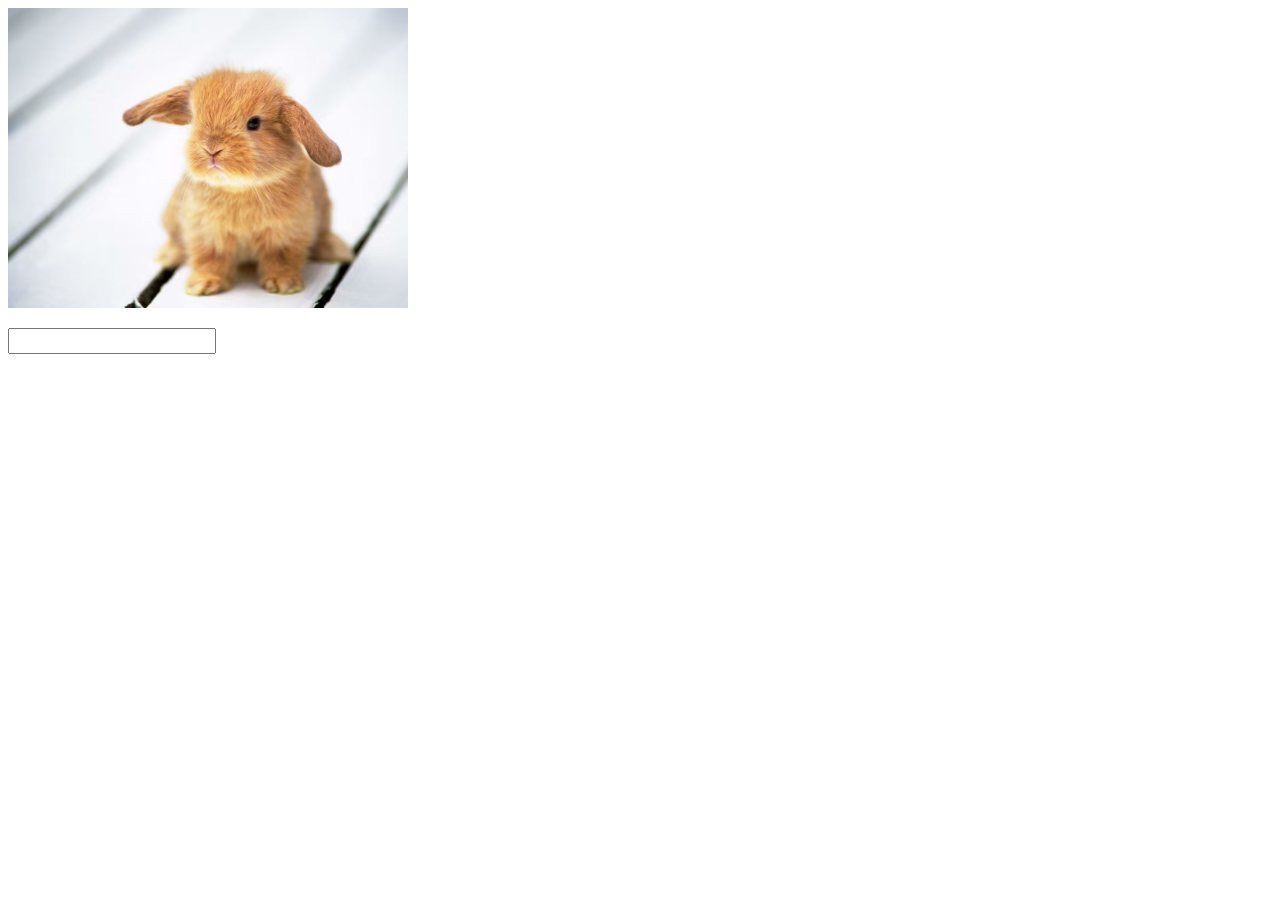
<file: H_Eighth/index.html>
<!DOCTYPE html>
<html>
	<head>
		<meta charset="utf-8" />
		<title></title>
		<link type="text/css" rel="stylesheet" href="css/index.css"/>
	</head>
	<body onload="inputClick()">
		<!--添加一个单行文本框，为文本框添加文本内容改变事件和事件处理函数，
		当文本框中的内容发生改变并失去焦点时，弹出对话框，显示“你写了什么？”-->
		<div class="all">
		</div>
			<input type="text" value=""  id="fname" onchange="myFunction()"/>
	</body>
	<script>
	 function inputClick(){
            alert("我来啦!");
      }
	 function myFunction(){
	alert("你输入的是什么呀?");
}
	 
	</script>
</html>
</file>
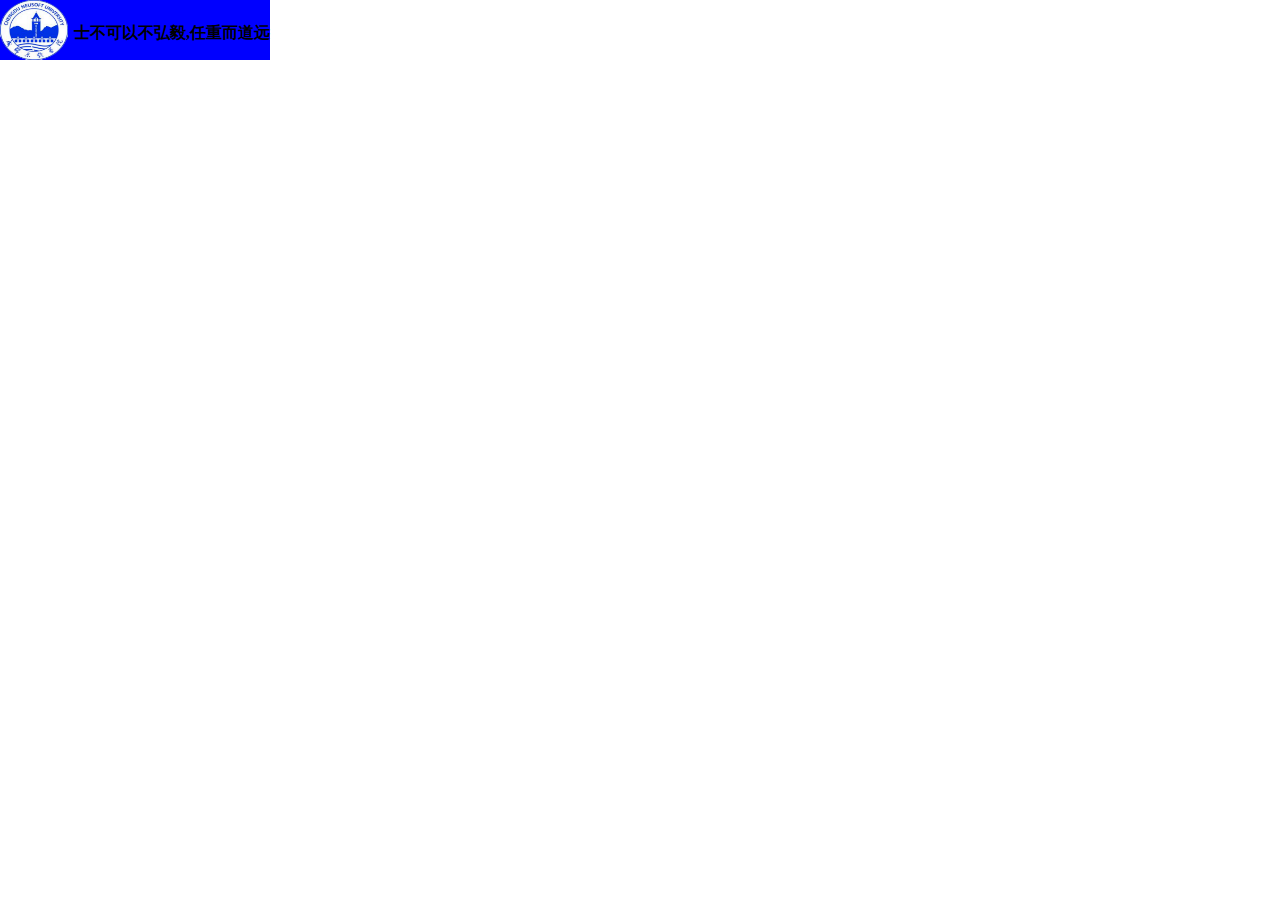
<file: H_Fifth/index.html>
<!DOCTYPE html>
<html>
	<head>
		<meta charset="utf-8" />
		<title>第五次作业</title>
		<link type="text/css" rel="stylesheet" href="css/fifth.css"/>
	</head>
	<body>
		<div class="head">
			<img src="img/logo.png"/>
			<h4>士不可以不弘毅,任重而道远</h4>
		</div>
	</body>
</html>
</file>
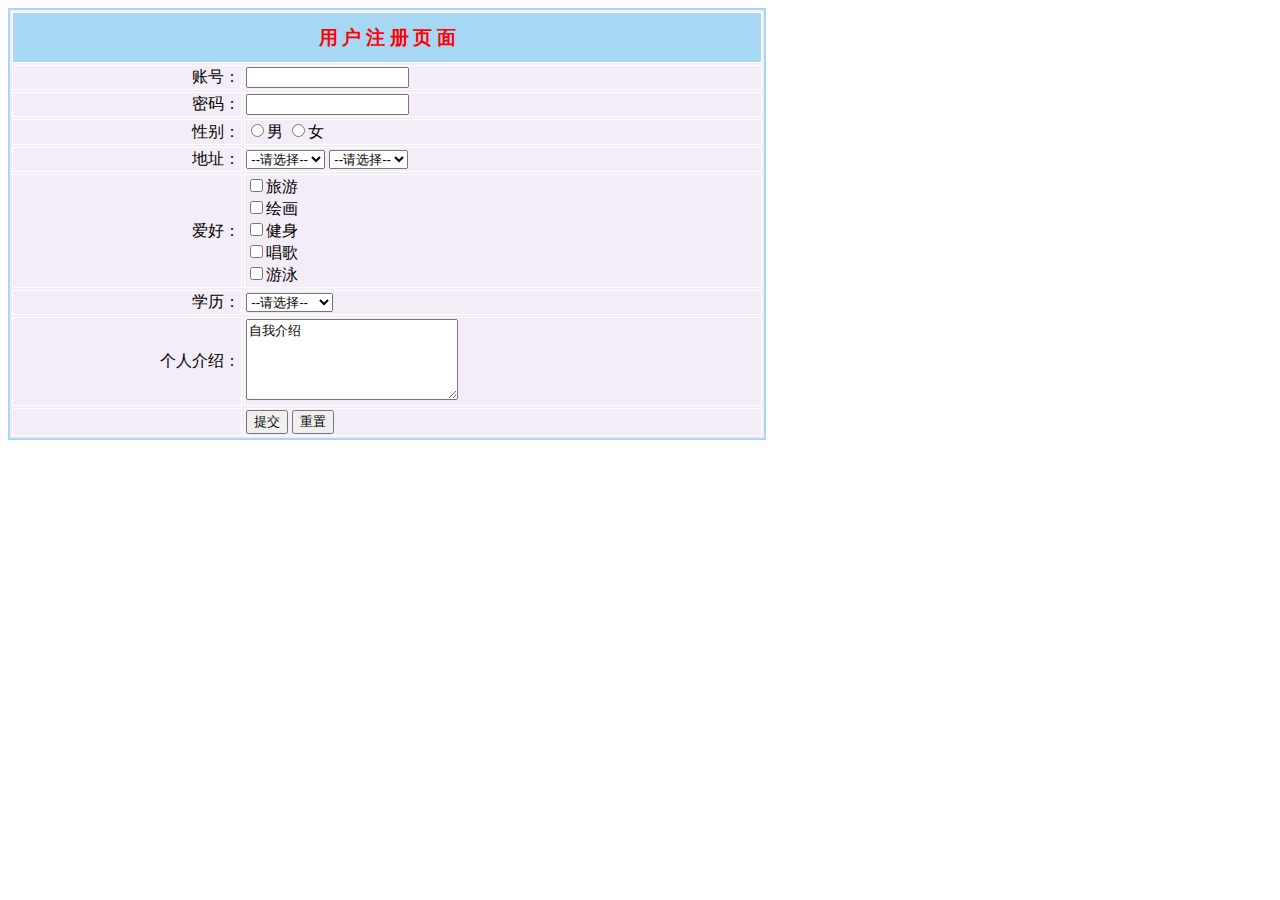
<file: H_Fourt/index.html>
<!DOCTYPE html>
<html lang="en">
<head>
    <meta charset="UTF-8">
    <meta http-equiv="X-UA-Compatible" content="IE=edge">
    <meta name="viewport" content="width=device-width, initial-scale=1.0">
    <title>信息登记表</title>
</head>
<style>
	h3{
		color: red;
	}
	table{
		width: 60%;
		background-color:rgb(244, 236, 246);
		border: 2px solid  rgb(166, 215, 243);		
	}
	td{
		border: 1px solid white;
	}
</style>
<body>
    <form  action="javascript:void(0)" method="post">
    <table border="1" >
            <tr>
                <td colspan="6" style="text-align: center;line-height: 10px;background-color:  rgb(166, 215, 243);">
                    <h3>用 户 注 册 页 面</h3>
                </td>
            </tr>
            <tr>
                <td style="text-align:right">账号：</td>
                <td><input type="text" name="userName" style="width: 30%;"></td>
            </tr>
            <tr>
                <td style="text-align:right">密码：</td>   
                    <td><input type="password" name="password" style="width: 30%;"></td>
            </tr>
            <tr>
                <td style="text-align:right">性别：</td>   
                <td>
                    <input type="radio" name="sex" value="1">男
                    <input type="radio" name="sex" value="0">女
                </td>
            </tr>
            <tr>
                <td style="text-align:right">地址：</td>   
                <td>
                    <select name="degree">
                        <option value="">--请选择--</option>
                        <option value="1">四川</option>
                        <option value="2">广州</option>
                        <option value="3">上海</option>
                        <option value="4">重庆</option>
                    </select>              
                    <select name="degree">
                        <option value="">--请选择--</option>
                        <option value="1">成都</option>
                        <option value="2">南充</option>
                        <option value="3">广元</option>
                        <option value="4">雅安</option>
                    </select>
                </td>
            </tr>
            <tr>
                <td style="text-align:right">爱好：</td>   
                <td>
                    <input type="checkbox" name="hobby" value="1">旅游</br>
                    <input type="checkbox" name="hobby" value="1">绘画</br>
                    <input type="checkbox" name="hobby" value="1">健身</br>
                    <input type="checkbox" name="hobby" value="1">唱歌</br>
                    <input type="checkbox" name="hobby" value="1">游泳</br>
                        
                </td>
            </tr>
             <tr>
					<td style="text-align:right">学历：</td>   
					<td>
						<select name="degree">
						    <option value="">--请选择--</option>
						    <option value="1">专科</option>
						    <option value="2">本科</option>
						    <option value="3">硕士</option>
						    <option value="4">博士及以上</option>
						</select>
					</td>
			    </tr>
              <tr>
                <td style="text-align:right">个人介绍：</td>   
                <td>
                    <textarea name="textarea" rows="5" cols="20" style="width: 40%;">自我介绍
                    </textarea>		
                </td>
            </tr>
             <tr>
                <td></td>   
                <td>
                    <input type="submit" value="提交">
                    <input type="reset" value="重置">
                </td>
            </tr>
          </table>
    	</div>
       
    </form>	
</body>
</html>
</file>
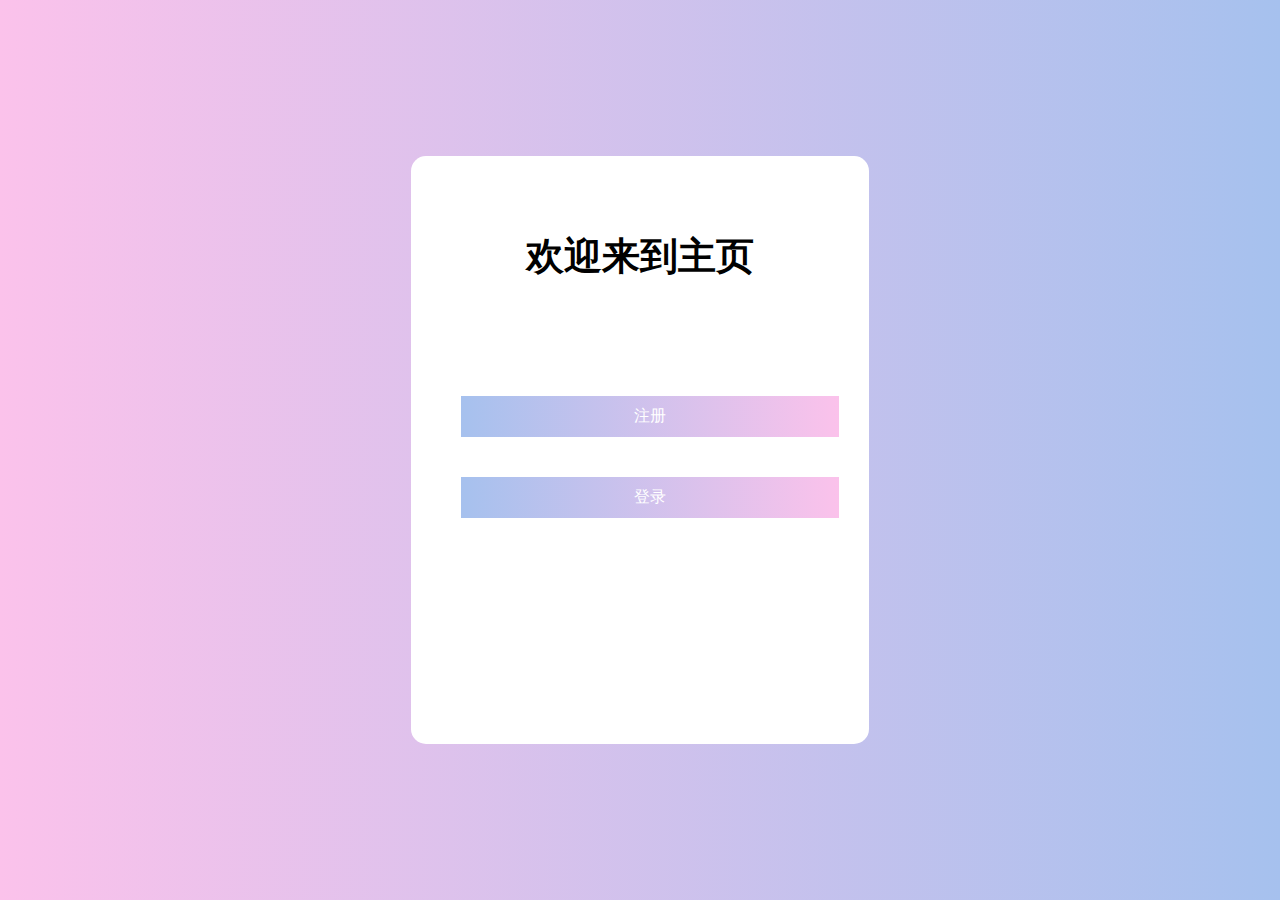
<file: H_Ninth/index.html>
<!DOCTYPE html>
<html lang="en">
<head>
    <meta charset="UTF-8">
    <meta name="viewport" content="width=device-width, initial-scale=1.0">
    <title>主页</title>
	
    <style>
        * {
            margin: 0;
            padding: 0;
        }
        html {
            height: 100%;
        }
        body {
            height: 100%;
        }
        .container {
            height: 100%;
            background-image: linear-gradient(to right, #fbc2eb, #a6c1ee);
        }
        .login-wrapper {
            background-color: #fff;
            width: 358px;
            height: 588px;
            border-radius: 15px;
            padding: 0 50px;
            position: relative;
            left: 50%;
            top: 50%;
            transform: translate(-50%, -50%);
        }
        .header {
            font-size: 38px;
            font-weight: bold;
            text-align: center;
            line-height: 200px;
        }
        .input-item {
            display: block;
            width: 100%;
            margin-bottom: 20px;
            border: 0;
            padding: 10px;
            border-bottom: 1px solid rgb(128, 125, 125);
            font-size: 15px;
            outline: none;
        }
        .input-item:placeholder {
            text-transform: uppercase;
        }
        .btn {
            text-align: center;
            padding: 10px;
            width: 100%;
            margin-top: 40px;
            background-image: linear-gradient(to right, #a6c1ee, #fbc2eb);
            color: #fff;
        }

        }
    </style>
</head>
<body>
    <div class="container">
        <div class="login-wrapper">
            <div class="header">欢迎来到主页</div>
            <div class="form-wrapper">
               
                <div class="btn" ><span onclick="login()">注册</span></div>
				<div class="btn" ><span onclick="register()">登录</span></div>
            </div>
            </div>
        </div>
    </div>
	<script>
				function register(){
					one=window.open('register.html','_blank','width=400,height=300')
					one.focus();
				}
				function login(){
					two=window.open('login.html','_blank','width=350,height=200')
					two.focus();
				}
	</script>
</body>
</html>
</file>
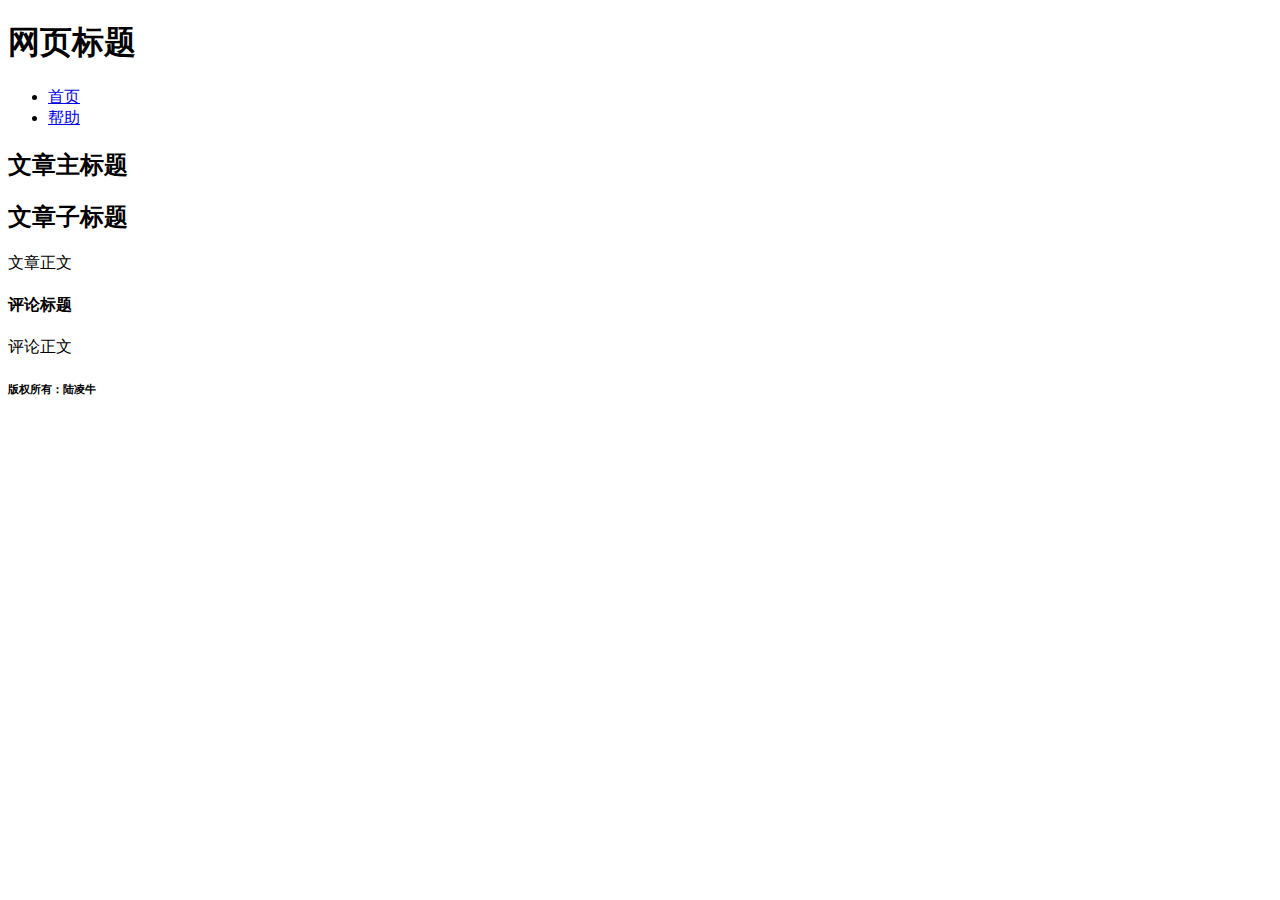
<file: H_Second/index.html>
<!DOCTYPE html>
<html>
	<head>
		<meta charset="utf-8" />
		<title>第二次作业</title>
	</head>
	<body>
		<header><h1>网页标题</h1>
			<nav>
				<ul>
					<li><a href="https://www.runoob.com/html/html5-audio.html">首页</a></li>
					<li><a href="https://www.runoob.com/html/html-tutorial.html">帮助</a></li>
				</ul>				
			</nav>
		</header>
		<article>
			<hgroup><h2>文章主标题</h2>
				    <h2>文章子标题</h2>
			</hgroup>
			<article>
				<div><p>文章正文</p></div>
				<aside><h4>评论标题</h4></aside>
				<section>评论正文</section>
			</article>
		</article>
		<footer><h6>版权所有：陆凌牛</h6></footer>
	</body>
</html>
</file>
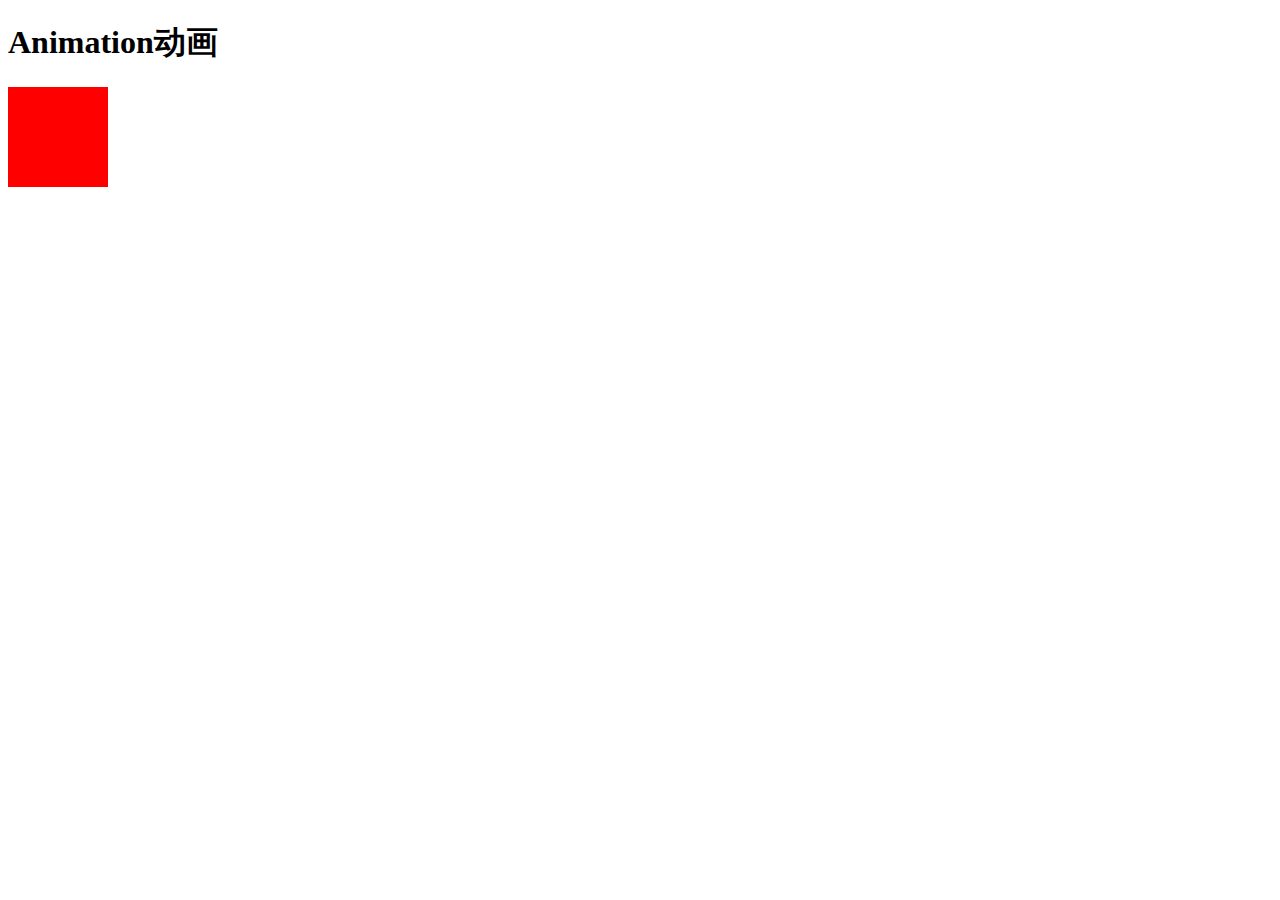
<file: H_Sixth/index.html>
<!DOCTYPE html>
<html>
	<head>
		<meta charset="utf-8" />
		<title>第六次作业</title>
		<link type="text/css" rel="stylesheet" href="css/sixth.css"/>
	</head>
	<body>
		<h1>Animation动画</h1>
		<div></div>		
	</body>
</html>
</file>
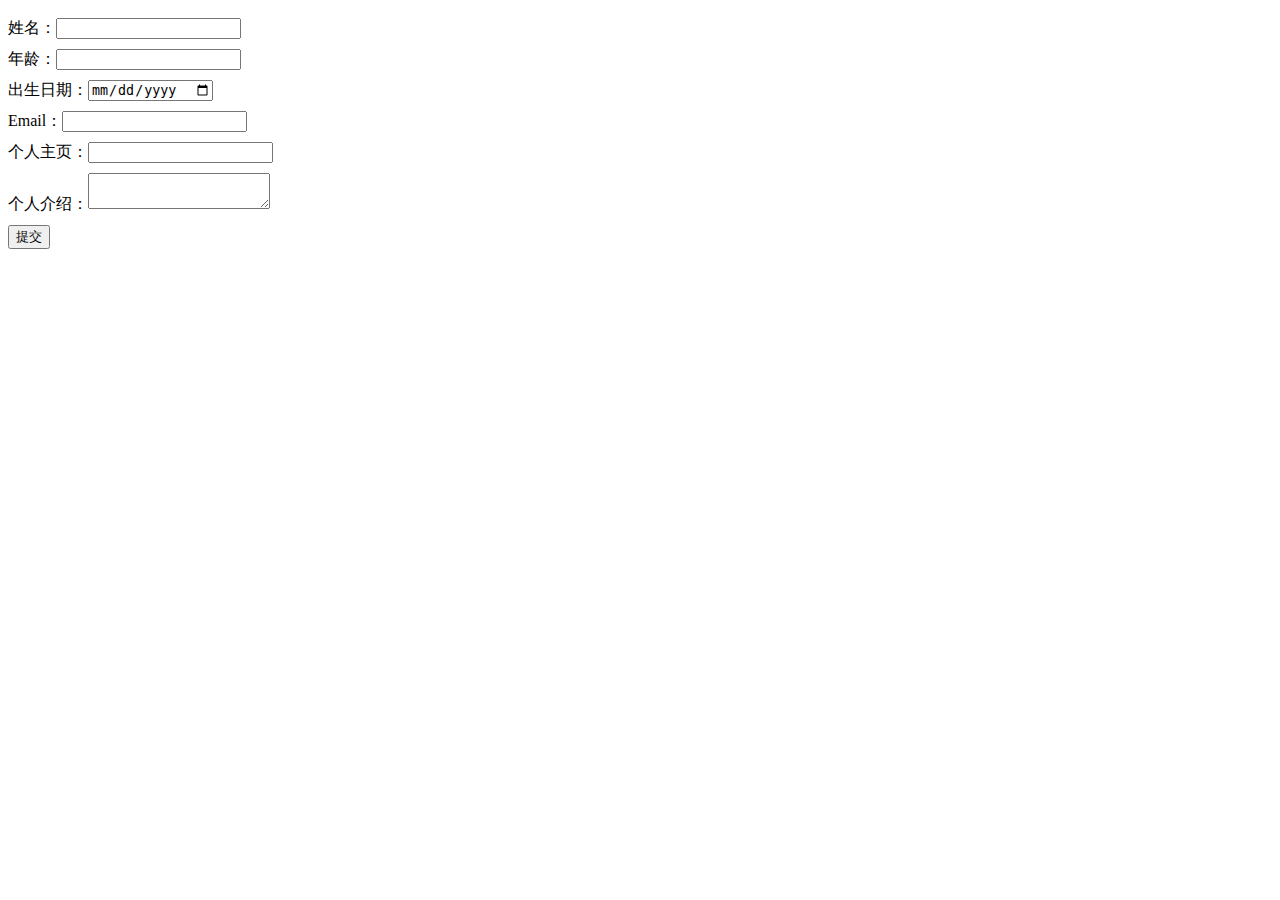
<file: H_Third/index.html>
<!DOCTYPE html>
<html>
	<head>
		<meta charset="utf-8" />
		<title>第3次作业</title>
		<style>
			input,textarea{
				margin-top: 10px;
			}
		</style>
	</head>
	<body>
		<form>
		姓名：<input name=username id=username type=text required /><br/>
		年龄：<input name=age id=age type=number min=0 max=100/><br />
		出生日期：<input name=birthday id=birthday type=date /><br />
		Email：<input type=“email” required /><br />
		个人主页：<input name=url id=url type=url /><br/>
		个人介绍：<textarea name="textarea"id=memo required></textarea><br />
		<input type="submit" value="提交">
		</form>
	</body>
</html>
</file>
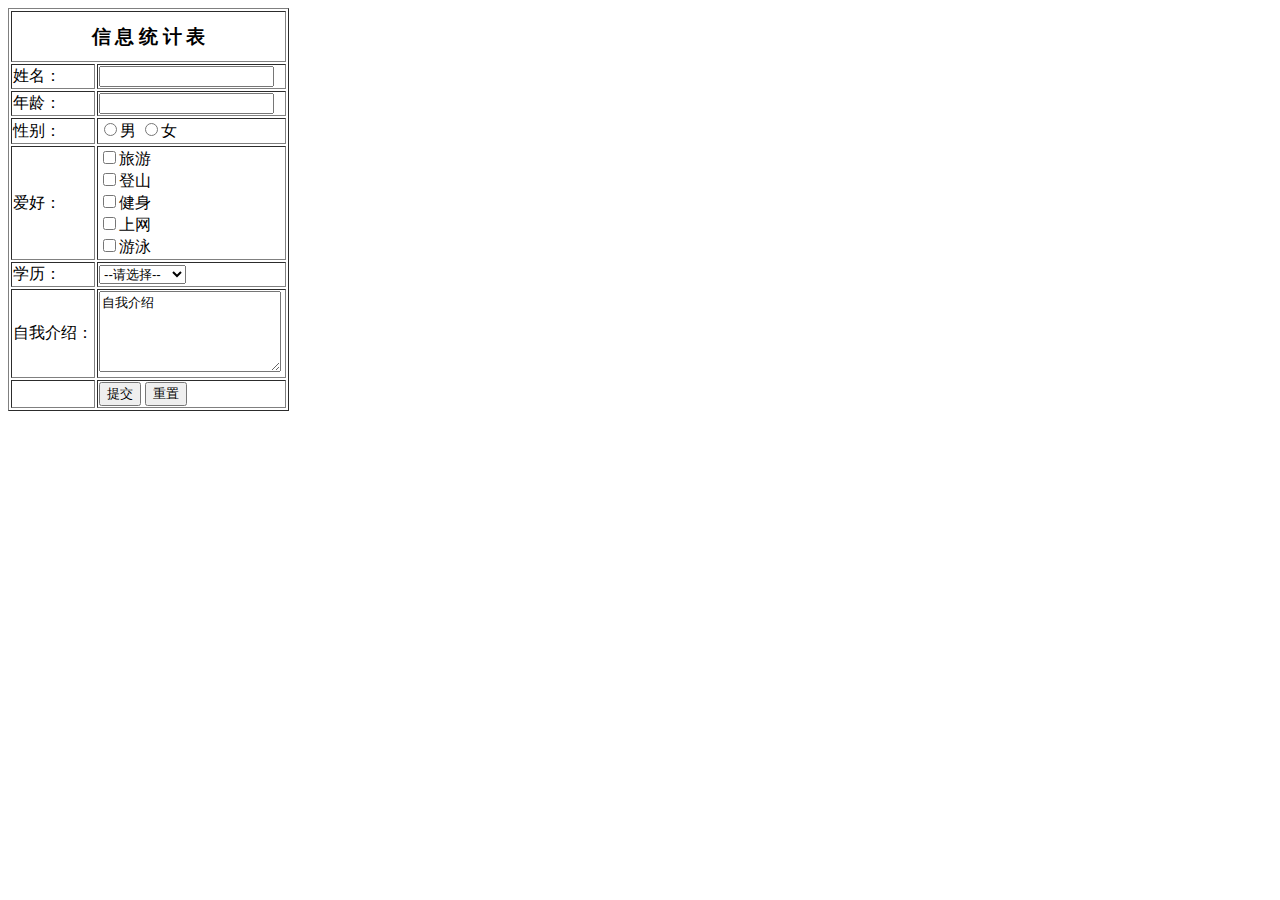
<file: HtmlOne/index.html>
<!DOCTYPE html>
<html>
	<head>
		<meta charset="utf-8" />
		<title>第一次课堂作业</title>
	</head>
	<body>
			<form  action="javascript:void(0)" method="post">
			<table border="1">
				<tr>
					<td colspan="2" style="text-align: center;line-height: 10px;">
						<h3>信 息 统 计 表</h3>
					</td>
				</tr>
				<tr>
					<td>姓名：</td>
					<td><input type="text" name="userName" style="width: 90%;"></td>
				</tr>
				<tr>
					<td>年龄：</td>   
						<td><input type="old" name="o" style="width: 90%;"></td>
				</tr>
				<tr>
					<td>性别：</td>   
					<td>
						<input type="radio" name="sex" value="1">男
						<input type="radio" name="sex" value="0">女
					</td>
			    </tr>
			    <tr>
					<td>爱好：</td>   
					<td>
						<input type="checkbox" name="hobby" value="1">旅游</br>
						<input type="checkbox" name="hobby" value="1">登山</br>
						<input type="checkbox" name="hobby" value="1">健身</br>
						<input type="checkbox" name="hobby" value="1">上网</br>
						<input type="checkbox" name="hobby" value="1">游泳</br>
							
					</td>
			    </tr>
			      <tr>
					<td>学历：</td>   
					<td>
						<select name="degree">
						    <option value="">--请选择--</option>
						    <option value="1">专科</option>
						    <option value="2">本科</option>
						    <option value="3">硕士</option>
						    <option value="4">博士及以上</option>
						</select>
					</td>
			    </tr>
			      <tr>
					<td>自我介绍：</td>   
					<td>
						<textarea name="textarea" rows="5" cols="20" style="width: 95%;">自我介绍
						</textarea>		
					</td>
			    </tr>
			     <tr>
					<td></td>   
					<td>
						<input type="submit" value="提交">
						<input type="reset" value="重置">
					</td>
			    </tr>
			  </table>
		</form>	
	</body>
</html>
</file>
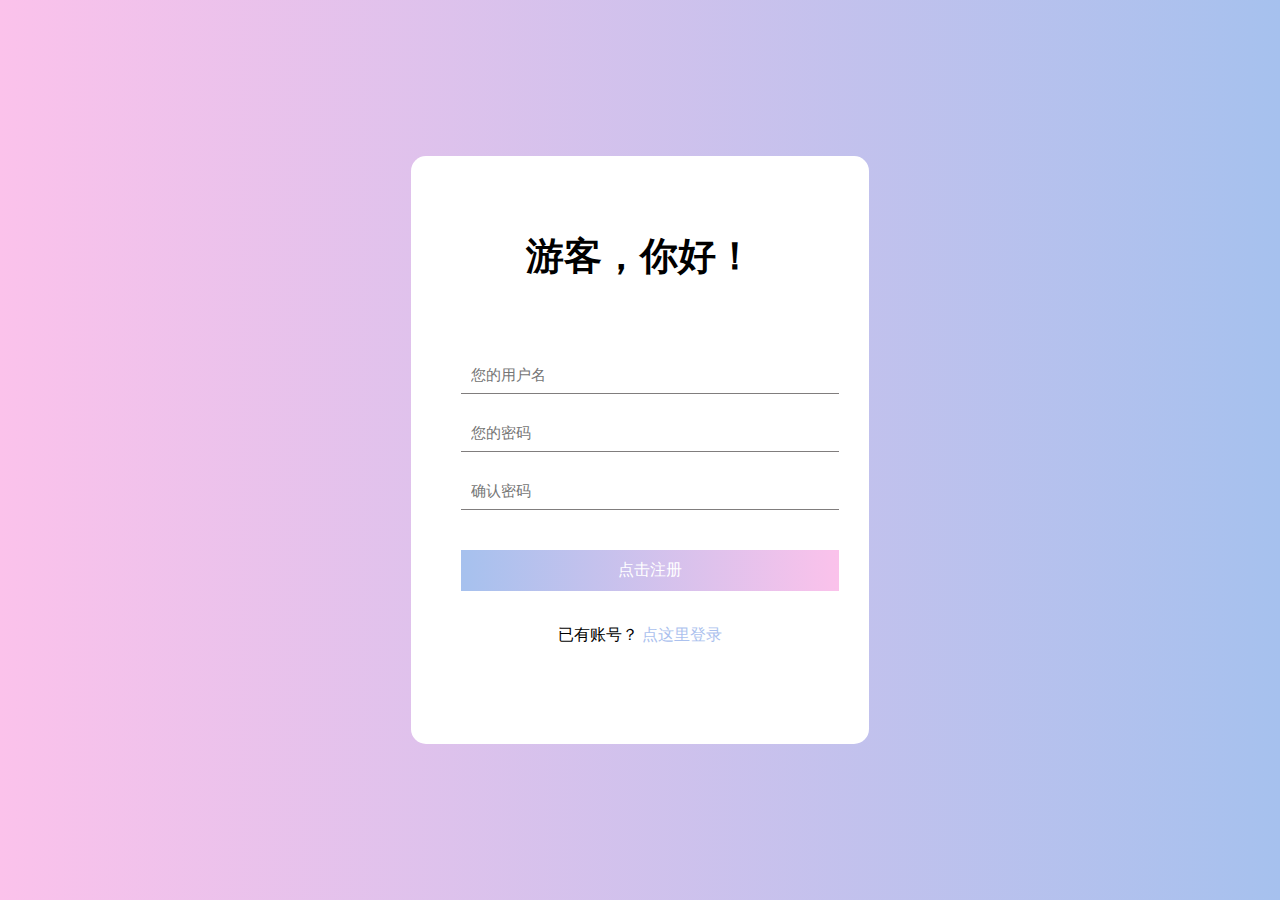
<file: H_Ninth/login.html>
<!DOCTYPE html>
<html lang="en">
<head>
    <meta charset="UTF-8">
    <meta name="viewport" content="width=device-width, initial-scale=1.0">
    <title>登录</title>
    <style>
        * {
            margin: 0;
            padding: 0;
        }
        html {
            height: 100%;
        }
        body {
            height: 100%;
        }
        .container {
            height: 100%;
            background-image: linear-gradient(to right, #fbc2eb, #a6c1ee);
        }
        .login-wrapper {
            background-color: #fff;
            width: 358px;
            height: 588px;
            border-radius: 15px;
            padding: 0 50px;
            position: relative;
            left: 50%;
            top: 50%;
            transform: translate(-50%, -50%);
        }
        .header {
            font-size: 38px;
            font-weight: bold;
            text-align: center;
            line-height: 200px;
        }
        .input-item {
            display: block;
            width: 100%;
            margin-bottom: 20px;
            border: 0;
            padding: 10px;
            border-bottom: 1px solid rgb(128, 125, 125);
            font-size: 15px;
            outline: none;
        }
        .input-item:placeholder {
            text-transform: uppercase;
        }
        .btn {
            text-align: center;
            padding: 10px;
            width: 100%;
            margin-top: 40px;
            background-image: linear-gradient(to right, #a6c1ee, #fbc2eb);
            color: #fff;
        }
        .msg {
            text-align: center;
            line-height: 88px;
        }
        a {
            text-decoration-line: none;
            color: #abc1ee;
        }
    </style>
</head>
<body>
    <div class="container">
        <div class="login-wrapper">
            <div class="header">游客，你好！</div>
            <div class="form-wrapper">
                <input type="text" name="username" placeholder="您的用户名" class="input-item">
                <input type="password" name="password" placeholder="您的密码" class="input-item">
				<input type="password" name="password" placeholder="确认密码" class="input-item">
                <div class="btn">点击注册</div>
            </div>
            <div class="msg">
                已有账号？
                <a href="register.html">点这里登录</a>
            </div>
        </div>
    </div>
</body>
</html>
</file>
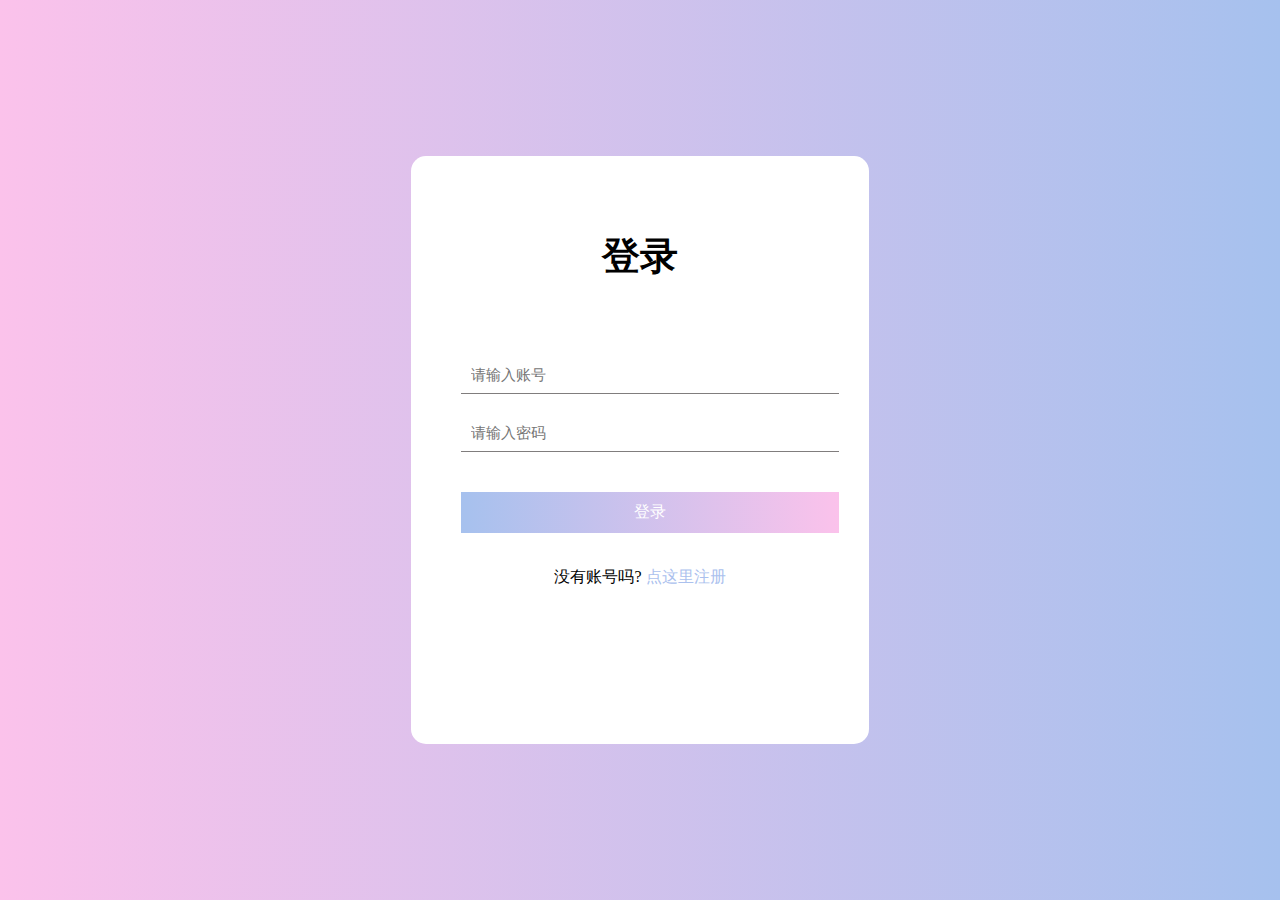
<file: H_Ninth/register.html>
<!DOCTYPE html>
<html lang="en">
<head>
    <meta charset="UTF-8">
    <meta name="viewport" content="width=device-width, initial-scale=1.0">
    <title>登录</title>
    <style>
        * {
            margin: 0;
            padding: 0;
        }
        html {
            height: 100%;
        }
        body {
            height: 100%;
        }
        .container {
            height: 100%;
            background-image: linear-gradient(to right, #fbc2eb, #a6c1ee);
        }
        .login-wrapper {
            background-color: #fff;
            width: 358px;
            height: 588px;
            border-radius: 15px;
            padding: 0 50px;
            position: relative;
            left: 50%;
            top: 50%;
            transform: translate(-50%, -50%);
        }
        .header {
            font-size: 38px;
            font-weight: bold;
            text-align: center;
            line-height: 200px;
        }
        .input-item {
            display: block;
            width: 100%;
            margin-bottom: 20px;
            border: 0;
            padding: 10px;
            border-bottom: 1px solid rgb(128, 125, 125);
            font-size: 15px;
            outline: none;
        }
        .input-item:placeholder {
            text-transform: uppercase;
        }
        .btn {
            text-align: center;
            padding: 10px;
            width: 100%;
            margin-top: 40px;
            background-image: linear-gradient(to right, #a6c1ee, #fbc2eb);
            color: #fff;
        }
        .msg {
            text-align: center;
            line-height: 88px;
        }
        a {
            text-decoration-line: none;
            color: #abc1ee;
        }
    </style>
</head>
<body>
    <div class="container">
        <div class="login-wrapper">
            <div class="header">登录</div>
            <div class="form-wrapper">
                <input type="text" name="username" placeholder="请输入账号" class="input-item">
                <input type="password" name="password" placeholder="请输入密码" class="input-item">
                <div class="btn">登录</div>
            </div>
            <div class="msg">
                没有账号吗?
                <a href="login.html">点这里注册</a>
            </div>
        </div>
    </div>
</body>
</html>
</file>
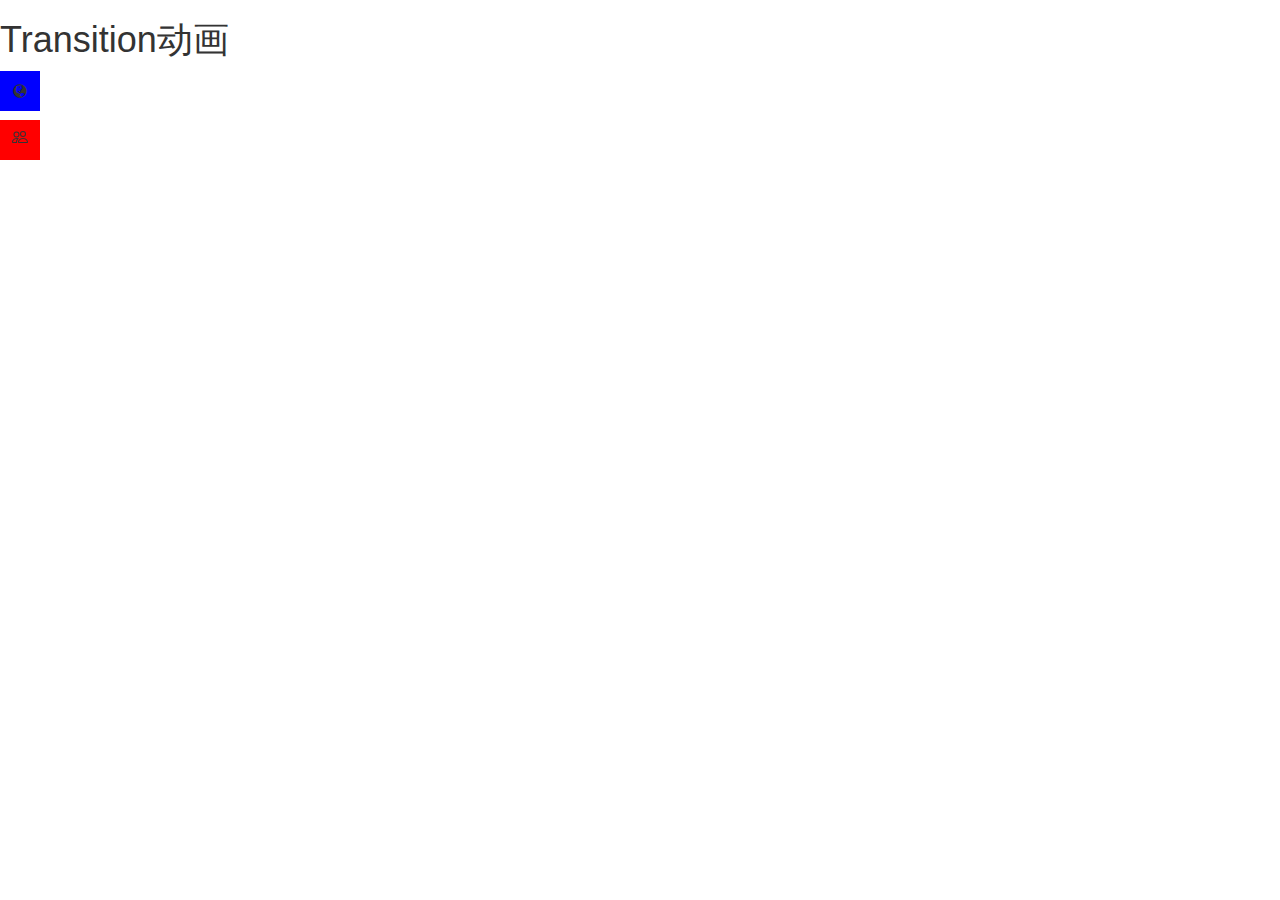
<file: H_Sixth/index2.html>
<!DOCTYPE html>
<html>
	<head>
		<meta charset="UTF-8">
		<title></title>
	<link type="text/css" rel="stylesheet" href="css/sixth2.css"/>
    <link rel="stylesheet" href="https://stackpath.bootstrapcdn.com/bootstrap/3.4.1/css/bootstrap.min.css" integrity="sha384-HSMxcRTRxnN+Bdg0JdbxYKrThecOKuH5zCYotlSAcp1+c8xmyTe9GYg1l9a69psu" crossorigin="anonymous">
	</head>
	<body>
		<h1>Transition动画</h1>
		<div class="glyphicon glyphicon-globe" aria-hidden="true" id="one" value="nh">
			<span class="one">访客 Vistor</span>
		</div>
		<div class="bi bi-people" aria-hidden="true" id="two">
			<svg xmlns="http://www.w3.org/2000/svg" width="16" height="16" fill="currentColor" class="bi bi-people" viewBox="0 0 16 16"><path d="M15 14s1 0 1-1-1-4-5-4-5 3-5 4 1 1 1 1h8zm-7.978-1A.261.261 0 0 1 7 12.996c.001-.264.167-1.03.76-1.72C8.312 10.629 9.282 10 11 10c1.717 0 2.687.63 3.24 1.276.593.69.758 1.457.76 1.72l-.008.002a.274.274 0 0 1-.014.002H7.022zM11 7a2 2 0 1 0 0-4 2 2 0 0 0 0 4zm3-2a3 3 0 1 1-6 0 3 3 0 0 1 6 0zM6.936 9.28a5.88 5.88 0 0 0-1.23-.247A7.35 7.35 0 0 0 5 9c-4 0-5 3-5 4 0 .667.333 1 1 1h4.216A2.238 2.238 0 0 1 5 13c0-1.01.377-2.042 1.09-2.904.243-.294.526-.569.846-.816zM4.92 10A5.493 5.493 0 0 0 4 13H1c0-.26.164-1.03.76-1.724.545-.636 1.492-1.256 3.16-1.275zM1.5 5.5a3 3 0 1 1 6 0 3 3 0 0 1-6 0zm3-2a2 2 0 1 0 0 4 2 2 0 0 0 0-4z"/></svg>
			<span class="two">学生 Student</span>
		</div>
	</body>
</html>
</file>
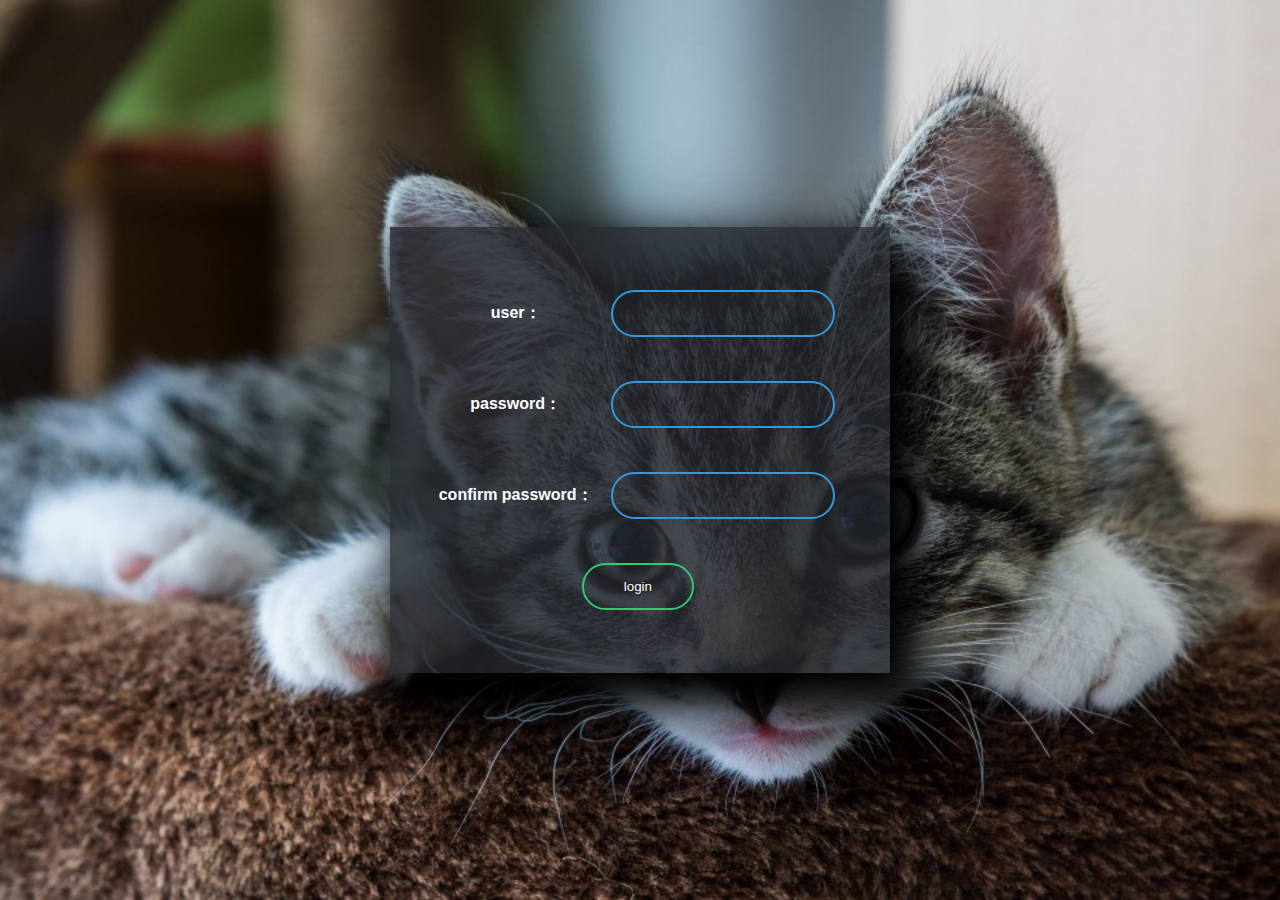
<file: H_Tenth/01.html>
<!DOCTYPE HTML>
<html>
  <head>
    <title>注册</title>
	<style>
		 html {                                       
		        width: 100%;
		        height: 100%;
		    }
		th{
			color: white;
		}
		body {
			width: 100%;
			height: 100%;
			background-size: cover;
			margin:0;
			padding:0;
			font-family:sans-serif;
			background-image: url(De-lovely.jpg);;
		}
		.box {
			width:500px;
			padding:40px;
			position:absolute;
			top:50%;
			left:50%;
			transform:translate(-50%,-50%);
		
			background-color:rgba(35,37,43,0.8);
			
			text-align:center;
			box-shadow:20px 25px 45px 15px;
		}
		 h1 {
			
			color: white;
			text-transform:uppercase;
			font-weight:500;
		}
		.box input[type = "text"],.box input[type = "password"] {
			/*border:0;
			*/
		    background:none;
			display:block;
			margin:20px auto;
			text-align:center;
			border:2px solid #3498db;
			padding:14px 10px;
			width:200px;
			outline:none;
			color:white;
			border-radius:24px;
			transition:0.25s;
		}
		.box input[type = "text"]:focus,.box input[type = "password"]:focus {
			/* width:280px; */
			border-color:#2ecc71;
		}
		.box input[type = "submit"] {
			/* border:0;
			*/
		    background:none;
			display:block;
			margin:20px auto;
			text-align:center;
			border:2px solid #2ecc71;
			padding:14px 40px;
			outline:none;
			color:white;
			border-radius:24px;
			transition:0.25s;
			cursor:pointer;
		}
		.box input[type = "submit"]:hover {
			background:#2ecc71;
		}
		
	</style>
     <script type="text/javascript">
        function checkUserName(obj){
            var username = obj;
        	var checkUserNameResult = document.getElementById("checkUserNameResult");  
            if(username.trim().length==0){
                  checkUserNameResult.innerHTML = "用户名为空";  
                  obj.focus();
            }else{
            	 checkUserNameResult.innerHTML = "";  
            }
        }
        function checkPassword(obj){
            var password = obj;
			var Pw = document.getElementById("pw").value;
			var checkPasswordResult = document.getElementById("checkPasswordResult"); 
			if(password.trim().length==0){
			    checkPasswordResult.innerHTML = "密码为空";  
			    obj.focus();
			}else{
				 checkPasswordResult.innerHTML = "";  
			}
			if(Pw.length < 6 && Pw > 14) {
				checkPasswordResult.innerHTML = "密码在6-14位间";
				obj.focus();
			}
            
        }
		function checkrePassword(obj){
		    var password = obj;
			var rePw = document.getElementById("repw").value;
			var pw = document.getElementById("checkPasswordResult");
			var re = document.getElementById("checkrePasswordResult"); 
			if(rePw.length < 6 && rePw > 16) {
				checkPasswordResult.innerHTML = "密码在6-14位间";
				obj.focus();
			}
			if(password.trim().length==0){
			    re.innerHTML = "密码为空";  
			    obj.focus();
			}else{
				 re.innerHTML = "";  
			}
			//确认密码
			if(pw != re){
			    checkrePasswordResult.innerHTML = "密码不一致";  
			    obj.focus();
			}else{
				 checkPasswordResult.innerHTML = "";  
			}
		}
    </script>
  </head>
  <body >
  <table class="box" >
	<form action="" name="test_form" >

        <tr>
			<th>user：</th>
			<td><input type="text" name="username"  onblur="checkUserName(this.value);" /></td>
		<br />	<td><span id="checkUserNameResult" style="color: orangered "></span>  </td>
		</tr>
		<tr>
			<th>password：</th>
			<td><input type="password" id="pw" name="password" onblur="checkPassword(this.value);"/>
			<td><span id="checkPasswordResult" style="color: orangered "></span></td>
		</tr>
		<tr>
			<th>confirm password：</th>
			<td><input type="password" name="repassword" id='repw' onblur="checkrePassword(this.value);"/>
			<td><span id="checkrePasswordResult" style="color: orangered "></span></td>
		</tr>
				<tr>	
					<td colspan="2" align="left">
						<input type="submit" name="submit" value="login">
						
					</td>
				</tr>
	</form>
    </table>
  </body>

</html>
</file>
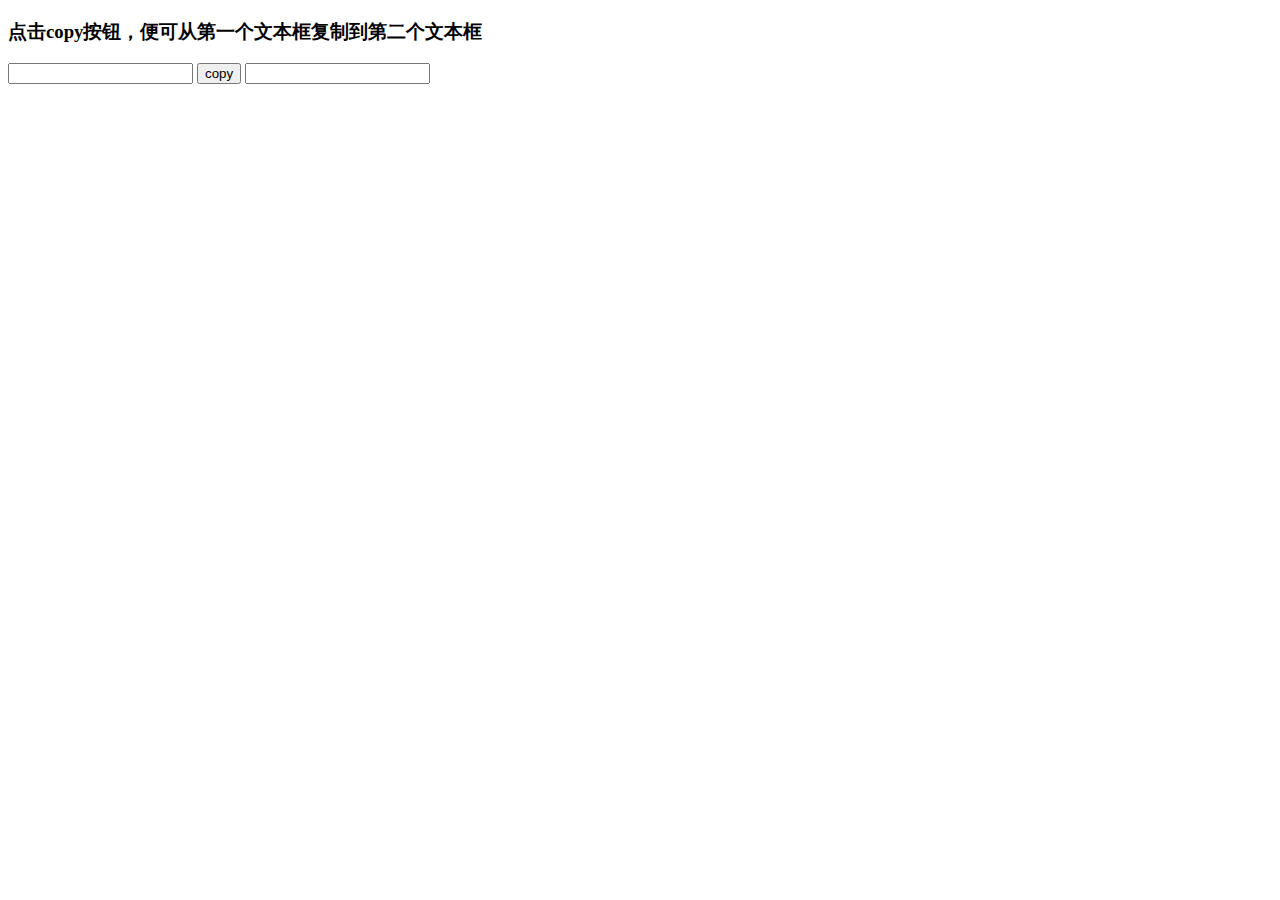
<file: H_Tenth/02.html>
<!DOCTYPE html>
<html>
	<head>
		<meta charset="UTF-8">
		<title>copy</title>
	</head>
	<script>
		function copy(){
			var demo = document.getElementById('demo01').value
			if(demo.trim().length==0){
			      Result.innerHTML = "无内容可复制";  
			      obj.focus();
			}else{
				 document.getElementById('demo02').value=demo
				 Result.innerHTML = "";
				 document.getElementById('demo03').innerHTML='复制成功哟～'
			}
				
		}
		
	</script>
	
<body >
	    <h3>点击copy按钮，便可从第一个文本框复制到第二个文本框</h3>
		<input type="demo"  id="demo01" />
		<button onclick=" copy()">copy</button>
		<input type="demo"  id="demo02"/>
		<span id="Result" style="color: red "></span>
		<br />
		<br />
		<a id="demo03" style="color: blue "></a>
	</body>
</html>
</file>
<file: H_Eighth/css/index.css>
.all{
	width: 400px;
	height: 300px;
	background-image: url(../img/tutu.jpg);
	background-size: cover;
}
input{
	height:20px;
	width:200px;
	margin-top: 20px;
}
</file>
<file: H_Fifth/css/fifth.css>
*{
	margin: 0;
	padding: 0;
}
img{
	width: 25%;
	height: 100%;
}
.head{
	width: 270px;
	height: 60px;
	background-color: blue;
	position: relative;
}
h4{
	font-family:"arial, helvetica, sans-serif";
	position: absolute;
	bottom: 16px;
	right: 0;
}
</file>
<file: H_Sixth/css/sixth.css>
div
{
	width:100px;
	height:100px;
	background:red;
	position:relative;
	animation:myfirst 5s;
	-webkit-animation:myfirst 5s; /* Safari and Chrome */
}

@keyframes myfirst
{
	0%   {background:red; left:0px; top:0px;}
	25%  {background:yellow; left:200px; top:0px;}
	50%  {background:green; left:200px; top:200px;}
	75%  {background:purple; left:0px; top:200px;}
	100% {background:red; left:0px; top:0px;}
}

@-webkit-keyframes myfirst /* Safari and Chrome */
{
	0%   {background:red; left:0px; top:0px;}
	25%  {background:yellow; left:200px; top:0px;}
	50%  {background:green; left:200px; top:200px;}
	75%  {background:purple; left:0px; top:200px;}
	100% {background:red; left:0px; top:0px;}
}
</file>
<file: H_Sixth/css/sixth2.css>
#one{
	width: 40px;
	height: 40px;
	background: blue;
	line-height:40px;
	text-align: center;
	transition:width 2s;
	-webkit-transition:width 2s; /* Safari */
}
#two{
	width: 40px;
	height: 40px;
	background: red;
	line-height:40px;
	text-align: center;
    margin-top: 10px;
	transition:width 2s;
	-webkit-transition:width 2s; /* Safari */
}
#one:hover
{
	width:100px;
	text-align: end;
}
#two:hover
{
	width:100px;
	text-align: end;
}

div span{	
    display:none; 
    position: absolute;
    left: 0px;   
    font-family: "微软雅黑";
}
div:hover span{
display:block;
}
.one{
	top: 0px;
}
.two{
	top: 117px;
}
</file>
